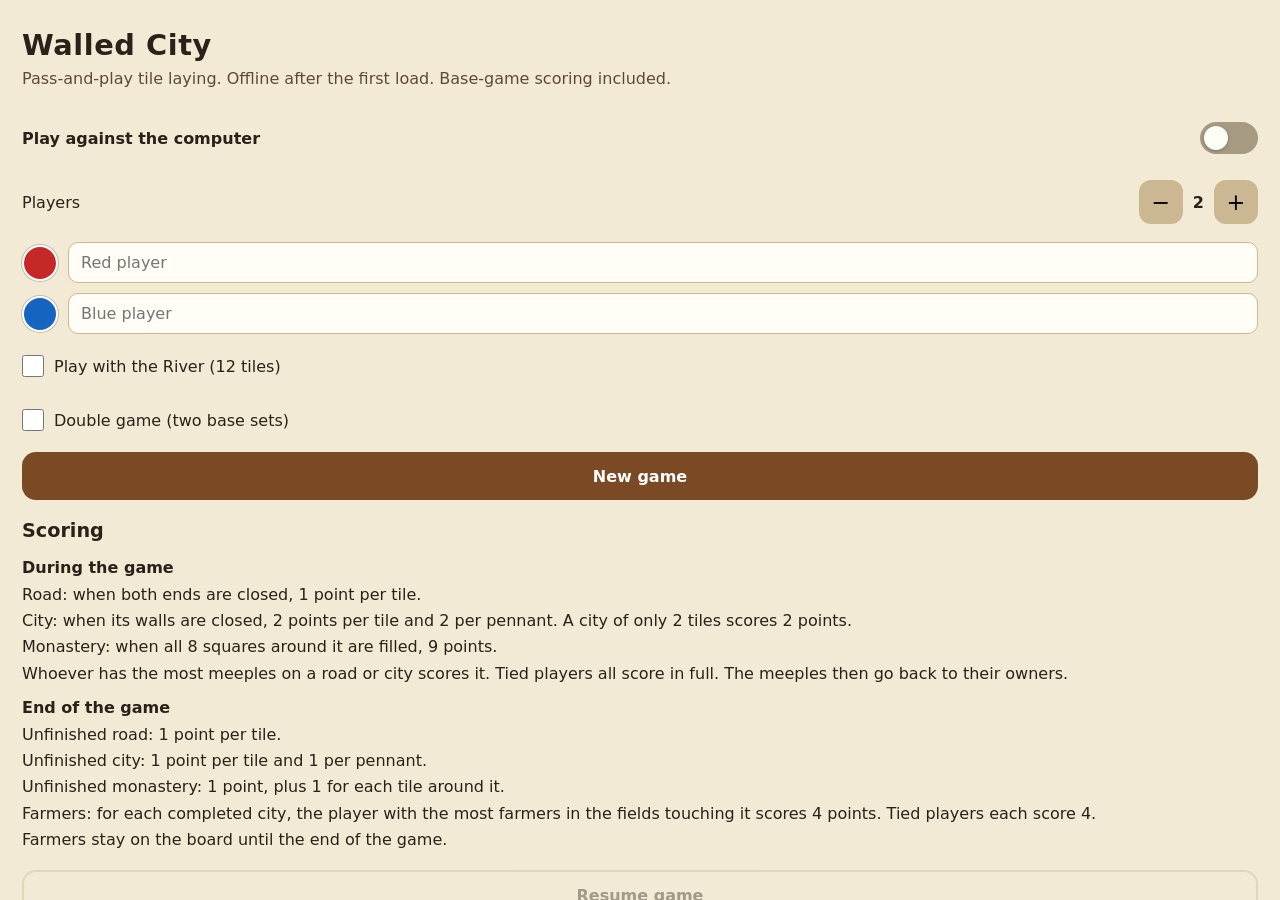
<file: index.html>
<!DOCTYPE html>
<html lang="en">
<head>
  <meta charset="utf-8">
  <meta name="viewport" content="width=device-width, initial-scale=1, maximum-scale=1, user-scalable=no, viewport-fit=cover">
  <meta name="apple-mobile-web-app-capable" content="yes">
  <meta name="mobile-web-app-capable" content="yes">
  <meta name="apple-mobile-web-app-status-bar-style" content="black-translucent">
  <meta name="theme-color" content="#3e3226">
  <title>Walled City</title>
  <link rel="manifest" href="./manifest.json">
  <link rel="icon" href="./icon-192.png">
  <link rel="apple-touch-icon" href="./icon-192.png">
  <link rel="stylesheet" href="./styles.css">
</head>
<body>
  <div id="start-screen" class="screen active">
    <div class="hero">
      <h1>Walled City</h1>
      <p>Pass-and-play tile laying. Offline after the first load. Base-game scoring included.</p>
    </div>
    <div class="stack">
      <label class="setup-toggle" for="computer-mode-toggle">
        <span>Play against the computer</span>
        <span class="switch">
          <input type="checkbox" id="computer-mode-toggle" role="switch">
          <span class="switch-track" aria-hidden="true"></span>
        </span>
      </label>
      <label class="row" id="human-count-row">Players
        <span class="stepper">
          <button type="button" id="p-minus">−</button>
          <strong id="p-count">2</strong>
          <button type="button" id="p-plus">+</button>
        </span>
      </label>
      <div id="player-fields" class="players"></div>
      <section id="computer-opponents" class="opponents" hidden>
        <h2>Computer opponents</h2>
        <div id="computer-opponent-buttons" class="opponent-buttons"></div>
      </section>
      <label class="river-option">
        <input type="checkbox" id="river-option">
        <span>Play with the River (12 tiles)</span>
      </label>
      <label class="river-option">
        <input type="checkbox" id="double-game-option">
        <span>Double game (two base sets)</span>
      </label>
      <button type="button" class="btn" id="btn-new">New game</button>
      <section class="scoring-rules" aria-labelledby="scoring-title">
        <h2 id="scoring-title">Scoring</h2>
        <h3>During the game</h3>
        <p>Road: when both ends are closed, 1 point per tile.</p>
        <p>City: when its walls are closed, 2 points per tile and 2 per pennant. A city of only <span id="small-city-tile-limit"></span> tiles scores <span id="small-city-points"></span> points.</p>
        <p>Monastery: when all 8 squares around it are filled, 9 points.</p>
        <p>Whoever has the most meeples on a road or city scores it. Tied players all score in full. The meeples then go back to their owners.</p>
        <h3>End of the game</h3>
        <p>Unfinished road: 1 point per tile.</p>
        <p>Unfinished city: 1 point per tile and 1 per pennant.</p>
        <p>Unfinished monastery: 1 point, plus 1 for each tile around it.</p>
        <p>Farmers: for each completed city, the player with the most farmers in the fields touching it scores <span id="farmer-points"></span> points. Tied players each score <span id="farmer-tied-points"></span>.</p>
        <p>Farmers stay on the board until the end of the game.</p>
        <p id="river-scoring-rule" hidden>River: the river never scores. Meeples can't stand on the river, but can go on everything else on a river tile.</p>
      </section>
      <button type="button" class="btn ghost" id="btn-resume" disabled>Resume game</button>
      <small id="app-version" class="app-version">v46</small>
    </div>
  </div>

  <div id="handoff-screen" class="screen">
    <button type="button" class="home-button handoff-home" id="btn-home-handoff">⌂ <span>Home</span></button>
    <div class="handoff" id="handoff-tap">
      <div id="handoff-dot" class="dot"></div>
      <h2 id="handoff-title">Your turn</h2>
      <p id="handoff-banner" class="double-banner" hidden></p>
      <p>Tap when you have the phone. The next tile stays hidden until then.</p>
      <section class="score-panel">
        <h3>Scores</h3>
        <div id="handoff-scoreboard" class="scoreboard"></div>
      </section>
      <section class="turn-log">
        <h3>Last turn</h3>
        <div id="handoff-log" aria-live="polite"></div>
      </section>
      <button type="button" class="btn ghost" id="btn-handoff-undo" hidden>Undo last turn</button>
    </div>
  </div>

  <div id="play-screen" class="screen">
    <div class="board-wrap">
      <canvas id="board"></canvas>
      <div class="zoom-btns">
        <button type="button" id="zoom-in">+</button>
        <button type="button" id="zoom-out">−</button>
        <button type="button" id="zoom-fit">⌂</button>
      </div>
    </div>
    <div class="hud">
      <div class="hud-top">
        <div id="turn-label"></div>
        <div class="hud-top-actions">
          <div id="tiles-left"></div>
          <button type="button" class="home-button" id="btn-home">⌂ <span>Home</span></button>
        </div>
      </div>
      <div id="double-banner" class="double-banner" hidden></div>
      <div id="play-scoreboard" class="scoreboard compact"></div>
      <div class="meeple-row" id="meeple-row"></div>
      <div class="hint" id="hint"></div>
      <div class="controls">
        <canvas id="preview" width="144" height="144"></canvas>
        <button type="button" class="btn warn" id="btn-rotate">Rotate</button>
        <button type="button" class="btn ghost" id="btn-undo">Undo</button>
      </div>
      <button type="button" class="btn ok" id="btn-confirm" disabled>Confirm</button>
      <button type="button" class="btn ghost" id="btn-back-results" hidden>Back to results</button>
    </div>
  </div>

  <div id="end-screen" class="screen">
    <div class="banner">
      <h1>No tiles left</h1>
      <p id="end-summary"></p>
    </div>
    <section class="score-panel end-scores">
      <h2>Final scores</h2>
      <p class="score-note">Roads, cities, monasteries, and farms show end-game points. Total includes points scored during play.</p>
      <div id="end-scoreboard" class="scoreboard"></div>
    </section>
    <section class="turn-log end-log">
      <h3>Final scoring</h3>
      <div id="end-log" aria-live="polite"></div>
    </section>
    <div class="stack">
      <button type="button" class="btn ghost" id="btn-end-undo" hidden>Undo last turn</button>
      <button type="button" class="btn" id="btn-view-board">View board</button>
      <button type="button" class="btn ghost" id="btn-home-end">⌂ Home</button>
    </div>
  </div>

  <dialog id="new-game-dialog" class="confirm-dialog" aria-labelledby="new-game-title">
    <h2 id="new-game-title">Start a new game?</h2>
    <p>Your saved game will be lost.</p>
    <div class="dialog-actions">
      <button type="button" class="btn ghost" id="btn-new-cancel">Cancel</button>
      <button type="button" class="btn" id="btn-new-start">Start</button>
    </div>
  </dialog>

  <button type="button" id="update-notice" class="update-notice" hidden>
    New version, tap to reload
  </button>
  <script src="./tiles.js"></script>
  <script src="./game.js"></script>
  <script src="./bot.js"></script>
  <script src="./render.js"></script>
  <script src="./app.js"></script>
</body>
</html>
</file>
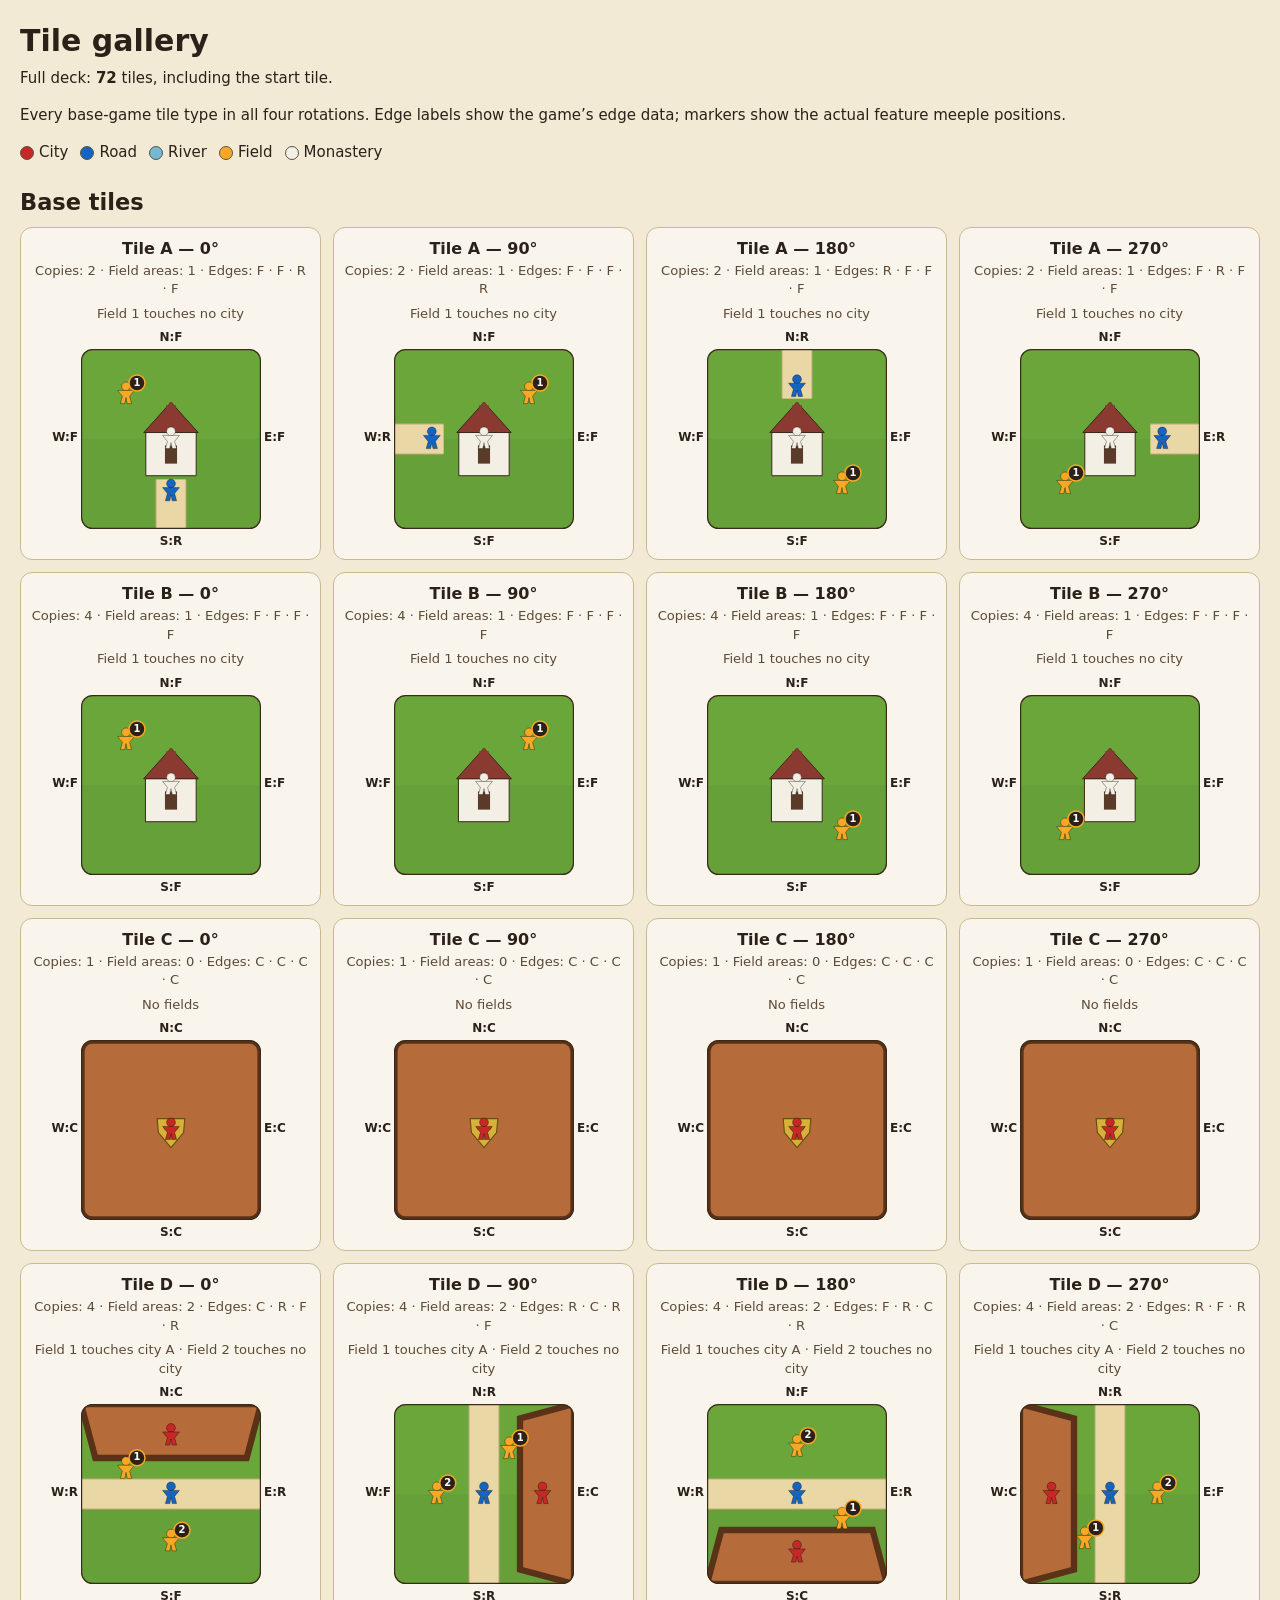
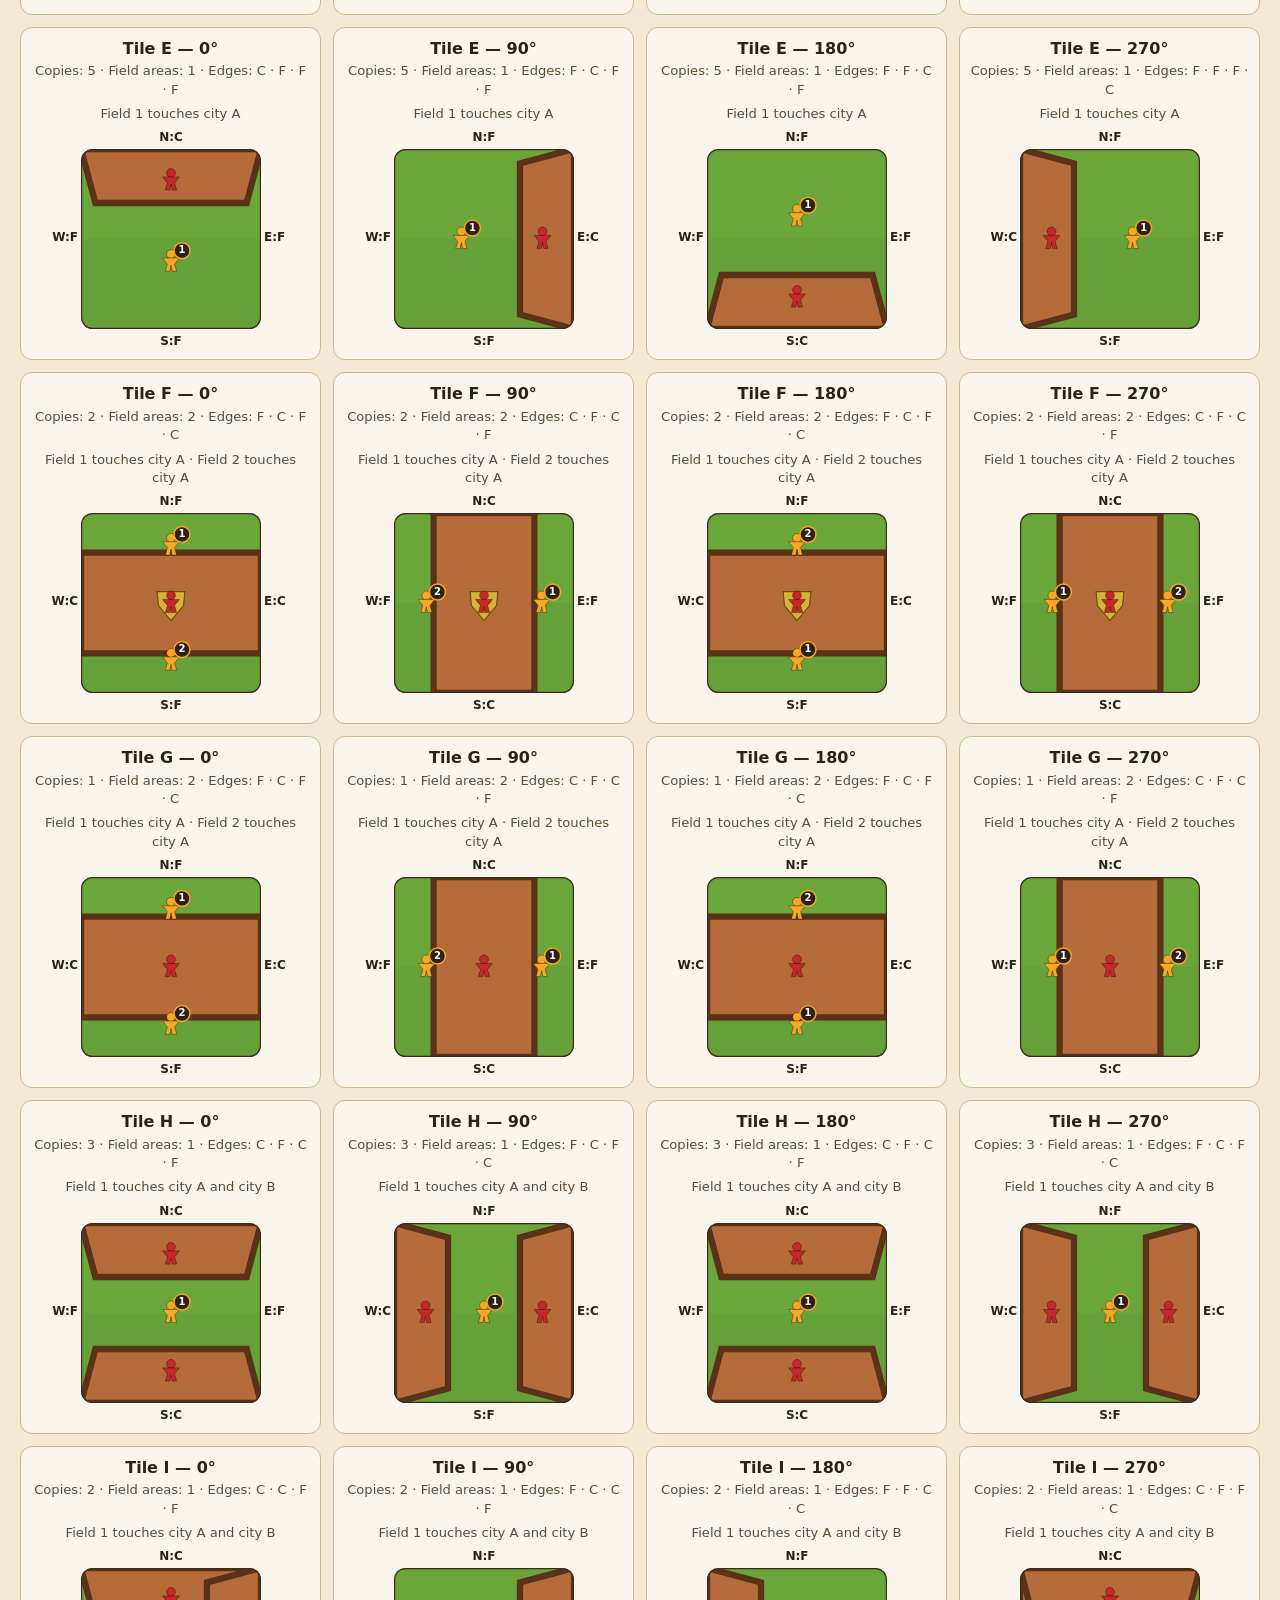
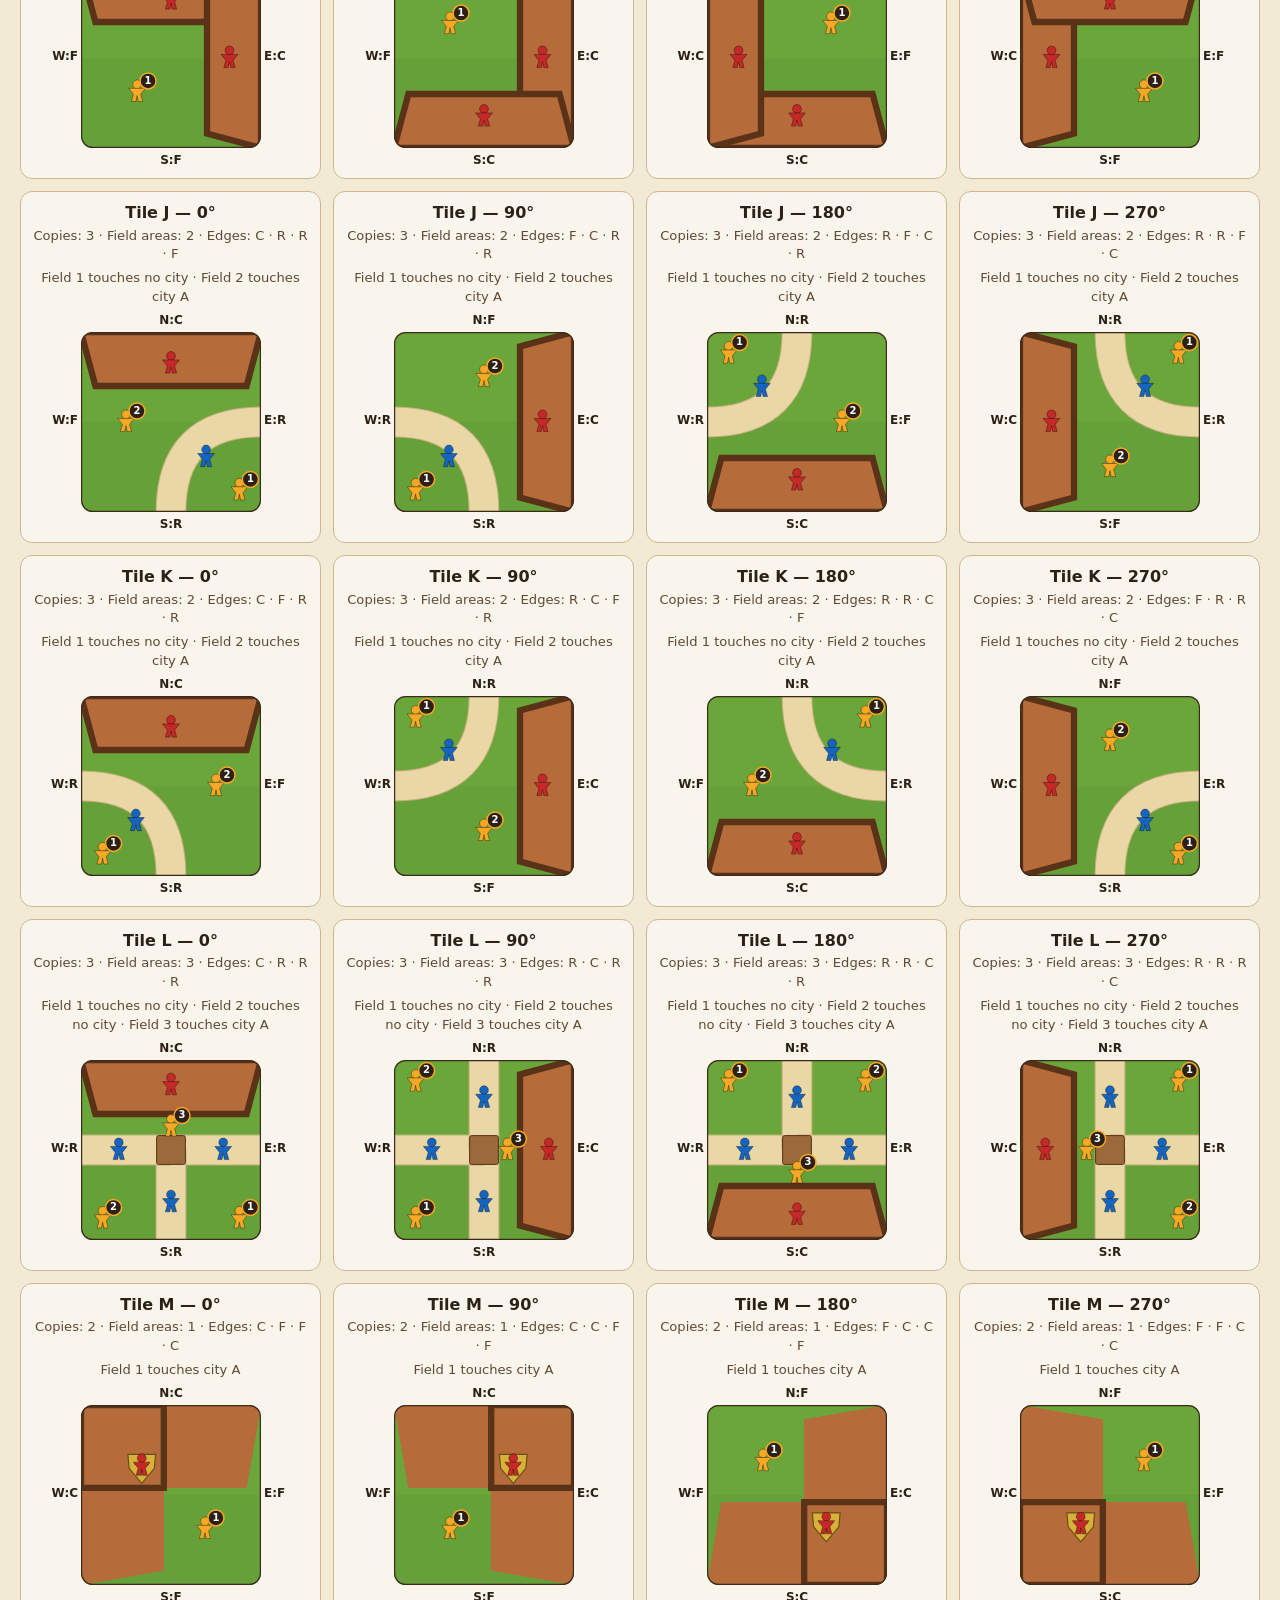
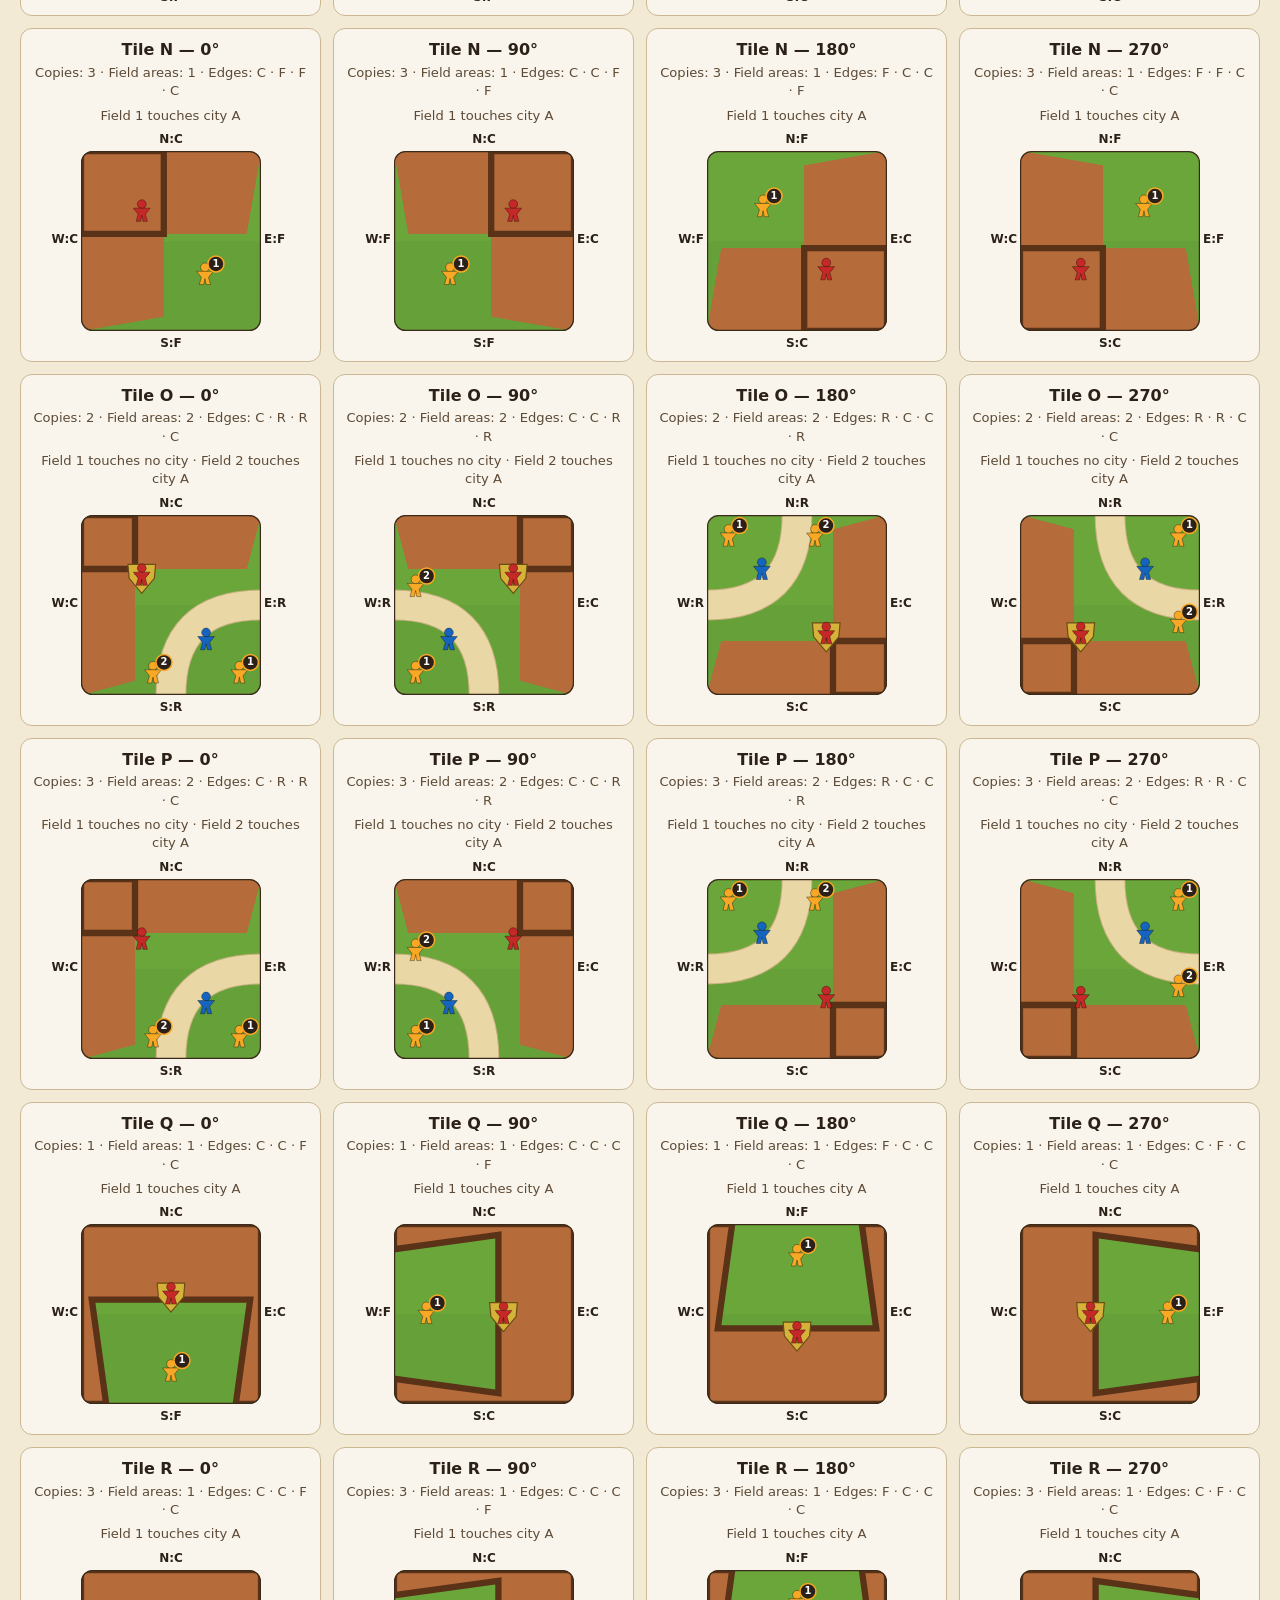
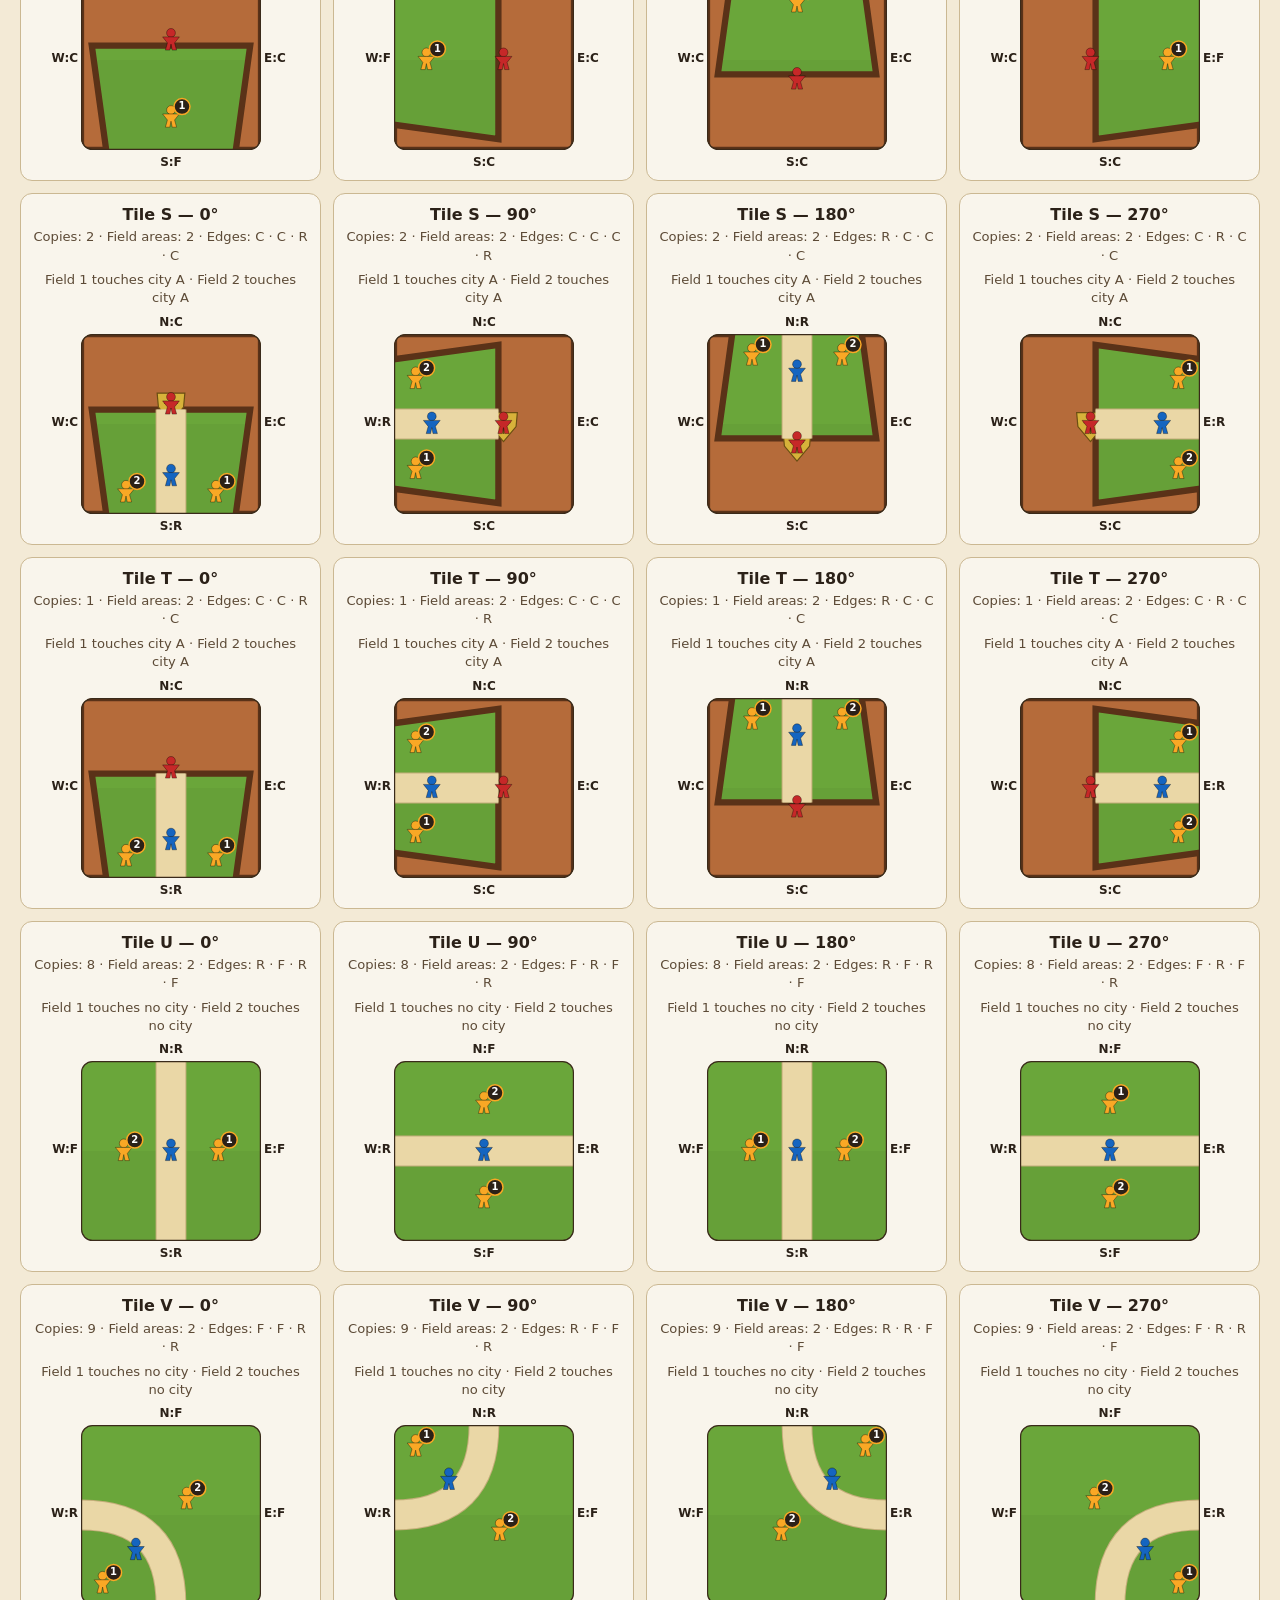
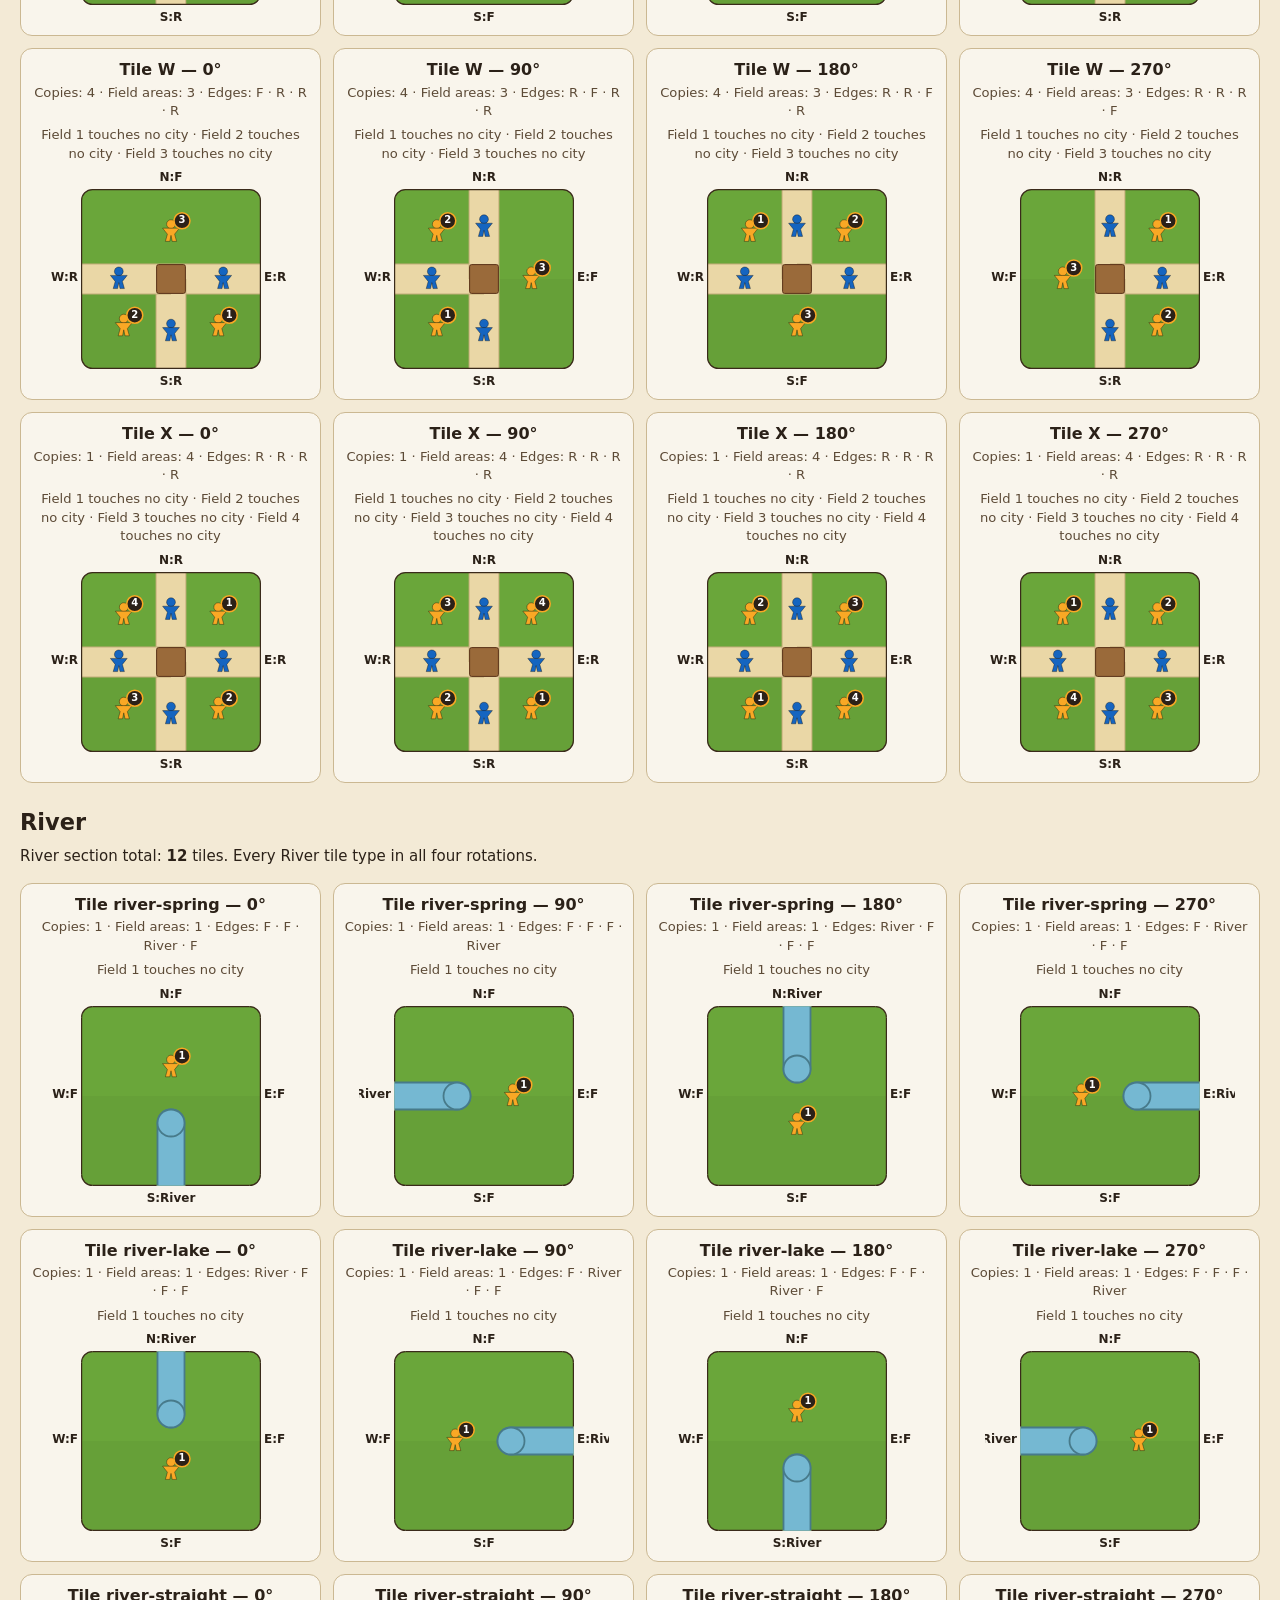
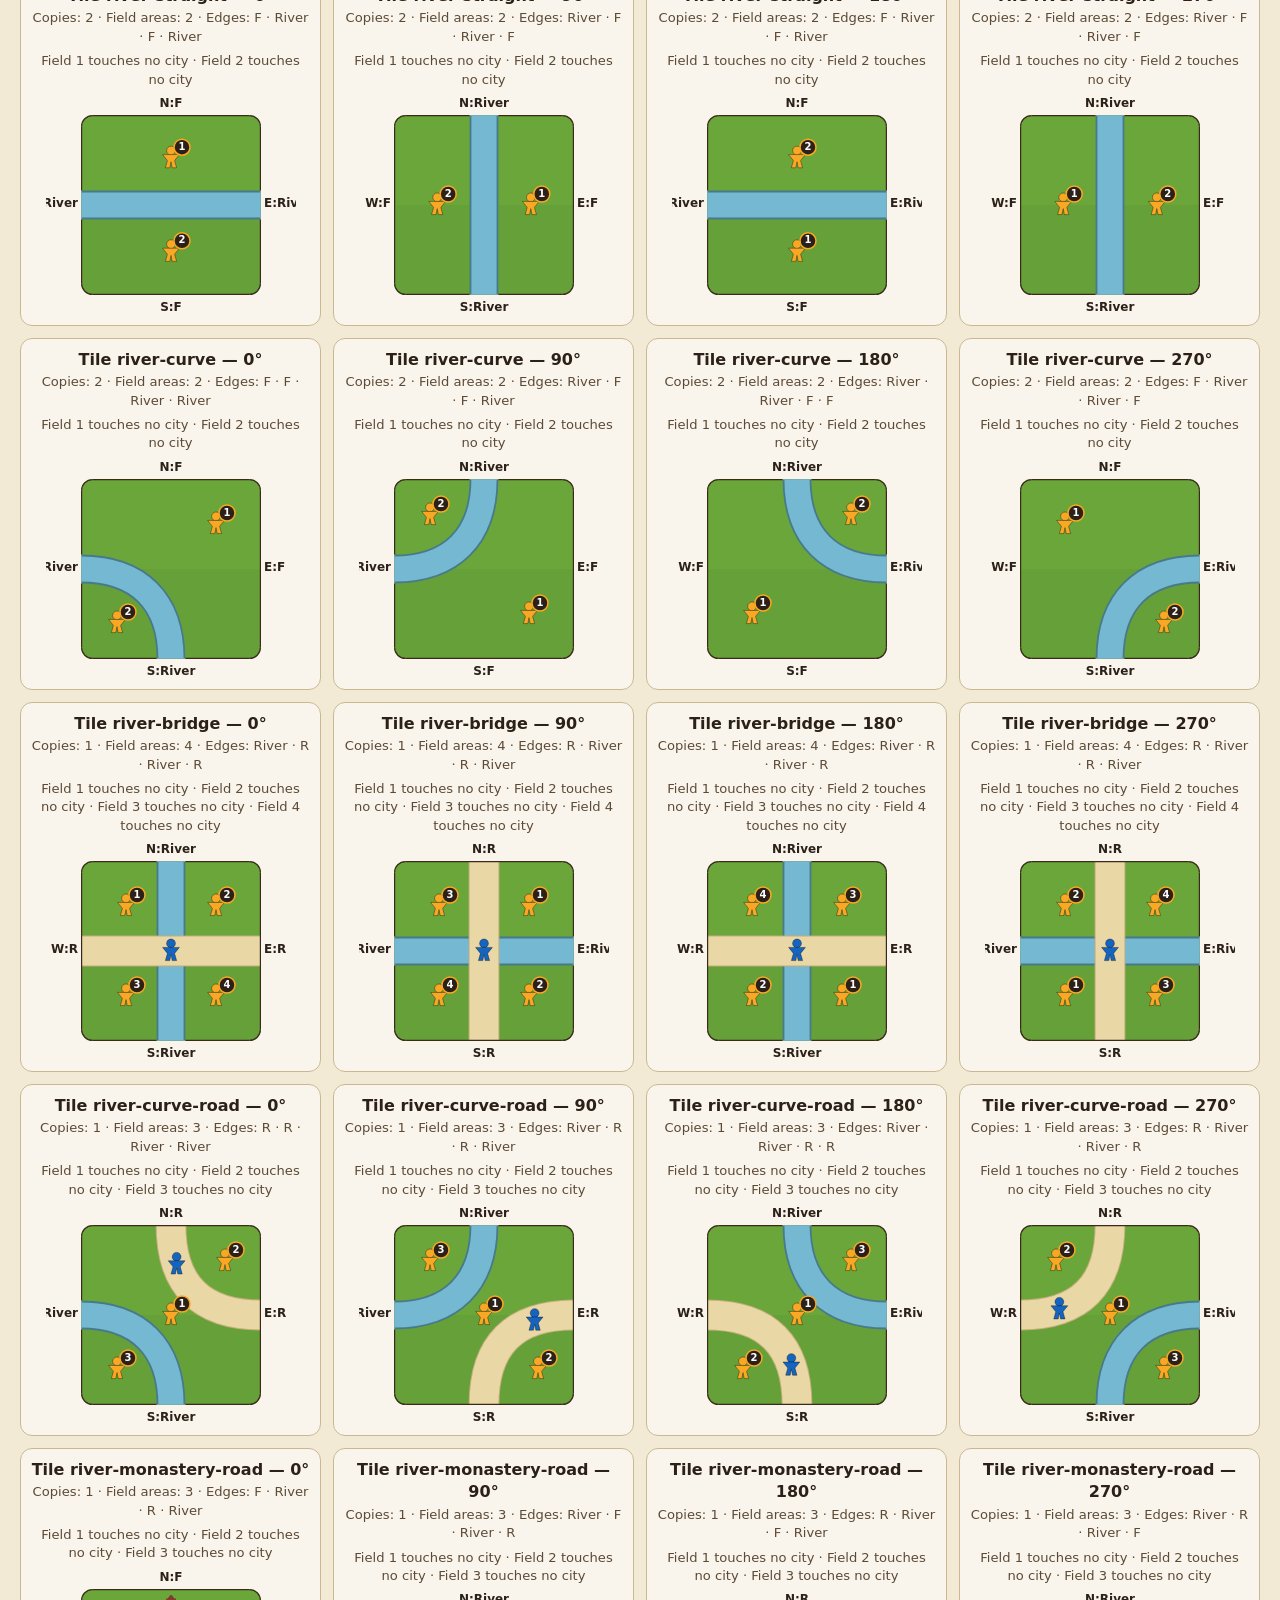
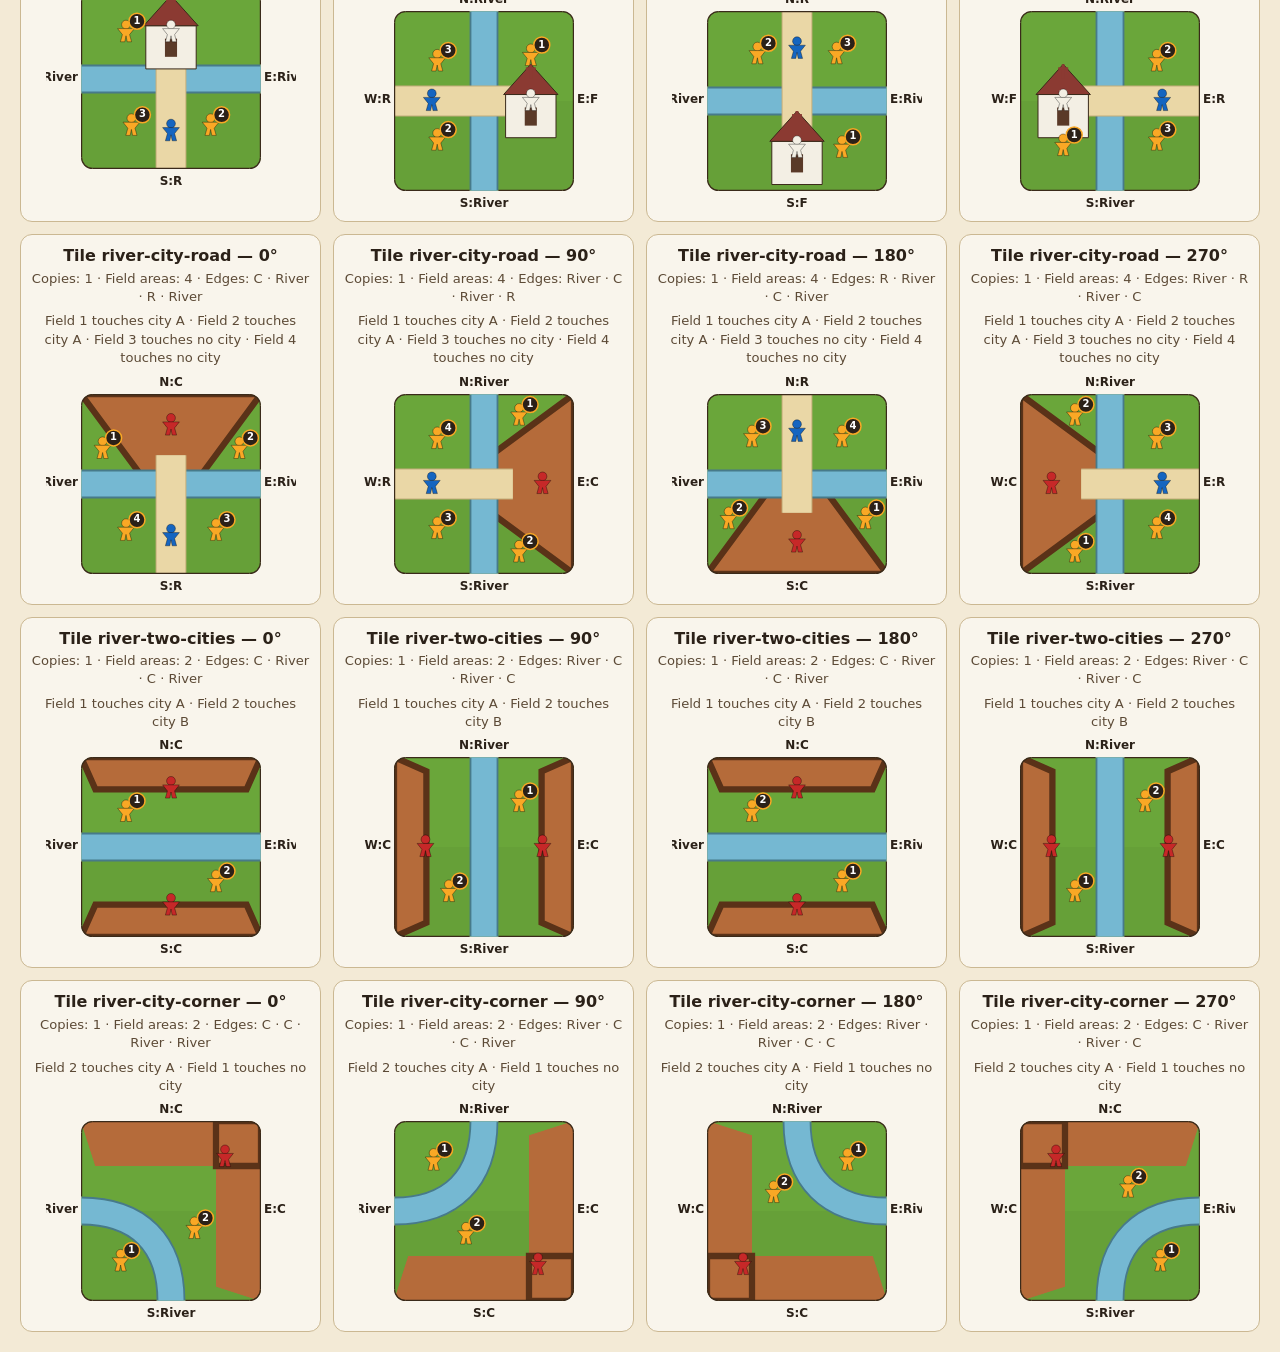
<file: tiles-gallery.html>
<!DOCTYPE html>
<html lang="en">
<head>
  <meta charset="utf-8">
  <meta name="viewport" content="width=device-width, initial-scale=1">
  <title>Walled City tile gallery</title>
  <style>
    :root { color-scheme: light; --ink: #2b2118; --paper: #f3ead6; --line: #cbb892; }
    * { box-sizing: border-box; }
    body { margin: 0; padding: 20px; background: var(--paper); color: var(--ink); font: 15px/1.4 system-ui, sans-serif; }
    h1 { margin: 0 0 6px; }
    .intro { margin: 0 0 16px; }
    .legend { display: flex; flex-wrap: wrap; gap: 12px; margin-bottom: 18px; }
    .legend span { display: flex; align-items: center; gap: 5px; }
    .legend i { width: 14px; height: 14px; display: inline-block; border: 1px solid #554; border-radius: 50%; }
    .gallery-grid { display: grid; grid-template-columns: repeat(auto-fill, minmax(240px, 1fr)); gap: 12px; }
    h2 { margin: 24px 0 8px; }
    .tile-card { background: rgba(255,255,255,.55); border: 1px solid var(--line); border-radius: 12px; padding: 10px; text-align: center; }
    .tile-card h2 { margin: 0; font-size: 1rem; }
    .tile-card p { margin: 2px 0 6px; color: #5c4a36; font-size: .82rem; }
    .tile-card canvas { display: block; width: 250px; height: 220px; max-width: 100%; margin: auto; }
  </style>
</head>
<body>
  <h1>Tile gallery</h1>
  <p class="intro">Full deck: <strong id="deck-total"></strong> tiles, including the start tile.</p>
  <p class="intro">Every base-game tile type in all four rotations. Edge labels show the game’s edge data; markers show the actual feature meeple positions.</p>
  <div class="legend" aria-label="Meeple spot legend">
    <span><i style="background:#c62828"></i>City</span>
    <span><i style="background:#1565c0"></i>Road</span>
    <span><i style="background:#75b8d2"></i>River</span>
    <span><i style="background:#f9a825"></i>Field</span>
    <span><i style="background:#f3efe4"></i>Monastery</span>
  </div>
  <h2>Base tiles</h2>
  <main id="gallery" class="gallery-grid"></main>
  <section aria-labelledby="river-heading">
    <h2 id="river-heading">River</h2>
    <p class="intro">River section total: <strong id="river-total"></strong> tiles. Every River tile type in all four rotations.</p>
    <div id="river-gallery" class="gallery-grid"></div>
  </section>
  <script src="tiles.js"></script>
  <script src="render.js"></script>
  <script>
    const gallery = document.getElementById("gallery");
    const riverGallery = document.getElementById("river-gallery");
    const tileTotal = Object.keys(TILE_TYPES).reduce(function (total, id) {
      return total + TILE_TYPES[id].count;
    }, 0);
    document.getElementById("deck-total").textContent = tileTotal;
    const riverTotal = Object.keys(RIVER_TILE_TYPES).reduce(function (total, id) {
      return total + RIVER_TILE_TYPES[id].count;
    }, 0);
    document.getElementById("river-total").textContent = riverTotal;
    const directions = [
      { edge: N, label: "N", x: 125, y: 12, align: "center" },
      { edge: E, label: "E", x: 218, y: 112, align: "left" },
      { edge: S, label: "S", x: 125, y: 216, align: "center" },
      { edge: W, label: "W", x: 32, y: 112, align: "right" }
    ];
    const spotColors = {
      city: "#c62828",
      road: "#1565c0",
      river: "#75b8d2",
      field: "#f9a825",
      monastery: "#f3efe4"
    };
    function edgeName(edge) {
      if (edge === CITY) return "C";
      if (edge === ROAD) return "R";
      if (edge === RIVER) return "River";
      return "F";
    }

    function featuresForTile(spec) {
      const features = [];
      spec.cities.forEach(function (feature) {
        features.push({ kind: "city", feature: feature });
      });
      spec.roads.forEach(function (feature) {
        features.push({ kind: "road", feature: feature });
      });
      spec.fields.forEach(function (feature) {
        features.push({ kind: "field", feature: feature });
      });
      if (spec.monastery) {
        features.push({ kind: "monastery", feature: { anchor: spec.monasteryAnchor } });
      }
      return features;
    }

    function fieldNumber(typeId, index) {
      if (typeId === "river-city-corner") return index === 0 ? 2 : 1;
      return index + 1;
    }

    function renderTiles(types, container) {
      Object.keys(types).forEach(function (id) {
        for (let rot = 0; rot < 4; rot++) {
          const spec = rotatedType(id, rot);
          const card = document.createElement("section");
          card.className = "tile-card";
          const title = document.createElement("h2");
          title.textContent = "Tile " + id + " — " + (rot * 90) + "°";
          const subtitle = document.createElement("p");
          subtitle.textContent = "Copies: " + types[id].count
            + " · Field areas: " + spec.fields.length
            + " · Edges: " + spec.edges.map(edgeName).join(" · ");
          const fieldLinks = document.createElement("p");
          fieldLinks.textContent = spec.fields.map(function (field, index) {
            const cityNames = field.cityAreas.map(function (cityIndex) {
              return "city " + String.fromCharCode(65 + cityIndex);
            });
            return "Field " + fieldNumber(id, index) + " touches "
              + (cityNames.length ? cityNames.join(" and ") : "no city");
          }).join(" · ") || "No fields";
          const canvas = document.createElement("canvas");
          canvas.width = 250;
          canvas.height = 220;
          const ctx = canvas.getContext("2d");
          ctx.save();
          ctx.translate(35, 20);
          paintTile(ctx, id, rot, 180, false);
          featuresForTile(spec).forEach(function (entry) {
            const anchor = featureAnchor(entry.kind, entry.feature);
            drawMeeple(
              ctx,
              anchor.x * 180,
              anchor.y * 180,
              20,
              spotColors[entry.kind]
            );
          });
          spec.fields.forEach(function (feature, index) {
            const anchor = featureAnchor("field", feature);
            const x = anchor.x * 180 + 11;
            const y = anchor.y * 180 - 11;
            ctx.beginPath();
            ctx.arc(x, y, 8, 0, Math.PI * 2);
            ctx.fillStyle = "#2b2118";
            ctx.fill();
            ctx.lineWidth = 1.5;
            ctx.strokeStyle = spotColors.field;
            ctx.stroke();
            ctx.fillStyle = "#fff";
            ctx.font = "bold 10px system-ui, sans-serif";
            ctx.textAlign = "center";
            ctx.textBaseline = "middle";
            ctx.fillText(String(fieldNumber(id, index)), x, y);
          });
          ctx.restore();

          directions.forEach(function (direction) {
            ctx.fillStyle = "#2b2118";
            ctx.font = "bold 12px system-ui, sans-serif";
            ctx.textAlign = direction.align;
            const edge = spec.edges[direction.edge];
            ctx.fillText(direction.label + ":" + edgeName(edge), direction.x, direction.y);
          });
          card.appendChild(title);
          card.appendChild(subtitle);
          card.appendChild(fieldLinks);
          card.appendChild(canvas);
          container.appendChild(card);
        }
      });
    }

    renderTiles(TILE_TYPES, gallery);
    renderTiles(RIVER_TILE_TYPES, riverGallery);
  </script>
</body>
</html>
</file>
<file: styles.css>
/*
 * styles.css — Phone portrait layout, big tap targets, no external fonts.
 */

:root {
  --ink: #2b2118;
  --paper: #f3ead6;
  --panel: #efe4c9;
  --line: #cbb892;
  --accent: #7a4a24;
  --ok: #2e7d32;
  --danger: #b71c1c;
}

* { box-sizing: border-box; -webkit-tap-highlight-color: transparent; }

html, body {
  margin: 0;
  padding: 0;
  height: 100%;
  background: #3e3226;
  color: var(--ink);
  font-family: system-ui, -apple-system, Segoe UI, sans-serif;
  user-select: none;
  overflow: hidden;
}

button, input { font: inherit; }

.screen {
  display: none;
  flex-direction: column;
  height: 100%;
  height: 100dvh;
  background: var(--paper);
}

.screen.active { display: flex; }

#start-screen { overflow-y: auto; }

.hero {
  padding: 28px 22px 12px;
}

.hero h1 {
  margin: 0 0 6px;
  font-size: 1.8rem;
  letter-spacing: 0.02em;
}

.hero p {
  margin: 0;
  color: #5c4a36;
  line-height: 1.4;
}

.double-banner {
  padding: 6px 10px;
  border: 1px solid var(--accent);
  border-radius: 10px;
  background: #fff7e6;
  color: var(--accent);
  font-weight: 700;
  text-align: center;
}

.double-banner[hidden] { display: none; }

.stack {
  padding: 12px 22px 24px;
  display: flex;
  flex-direction: column;
  gap: 10px;
}

.scoring-rules {
  padding: 4px 0;
  line-height: 1.4;
}

.scoring-rules h2 {
  margin: 4px 0 8px;
  font-size: 1.2rem;
}

.scoring-rules h3 {
  margin: 12px 0 4px;
  font-size: 1rem;
}

.scoring-rules p {
  margin: 4px 0;
}

.btn {
  appearance: none;
  border: 0;
  border-radius: 14px;
  padding: 14px 16px;
  min-height: 48px;
  background: var(--accent);
  color: #fff;
  font-weight: 650;
}

.btn:disabled { opacity: 0.4; }

.btn.ghost {
  background: transparent;
  color: var(--ink);
  border: 2px solid var(--line);
}

.btn.ok { background: var(--ok); }
.btn.warn { background: #6d5a3c; }

label.row {
  display: flex;
  align-items: center;
  justify-content: space-between;
  gap: 12px;
  padding: 8px 0;
}

label.row[hidden] { display: none; }

input[type="text"] {
  width: 100%;
  padding: 10px 12px;
  border-radius: 10px;
  border: 1px solid var(--line);
  background: #fffdf6;
}

.stepper {
  display: flex;
  align-items: center;
  gap: 10px;
}

.stepper button {
  width: 44px;
  height: 44px;
  border-radius: 12px;
  border: 0;
  background: var(--line);
  font-size: 1.4rem;
}

.players { display: flex; flex-direction: column; gap: 10px; }

.setup-toggle {
  display: flex;
  min-height: 48px;
  align-items: center;
  justify-content: space-between;
  gap: 12px;
  padding: 2px 0;
  font-weight: 650;
}

.switch {
  position: relative;
  display: inline-flex;
  width: 58px;
  height: 44px;
  flex: 0 0 auto;
  align-items: center;
}

.switch input {
  position: absolute;
  z-index: 1;
  inset: 0;
  width: 100%;
  height: 100%;
  margin: 0;
  opacity: 0;
  cursor: pointer;
}

.switch-track {
  width: 58px;
  height: 32px;
  border-radius: 999px;
  background: #a79a83;
  transition: background 120ms ease;
}

.switch-track::after {
  position: absolute;
  top: 10px;
  left: 4px;
  width: 24px;
  height: 24px;
  border-radius: 50%;
  background: #fffdf6;
  box-shadow: 0 1px 3px rgba(0,0,0,0.28);
  content: "";
  transition: transform 120ms ease;
}

.switch input:checked + .switch-track { background: var(--ok); }
.switch input:checked + .switch-track::after { transform: translateX(26px); }
.switch input:focus-visible + .switch-track { outline: 3px solid var(--accent); outline-offset: 2px; }

.opponents h2 {
  margin: 0 0 8px;
  font-size: 1rem;
}

.opponent-buttons {
  display: grid;
  grid-template-columns: repeat(4, minmax(0, 1fr));
  gap: 8px;
}

.opponent-count {
  min-width: 44px;
  min-height: 44px;
  border: 1px solid var(--line);
  border-radius: 10px;
  background: #fffdf6;
  color: var(--ink);
  font-weight: 650;
}

.opponent-count.selected {
  border-color: var(--accent);
  background: var(--accent);
  color: #fff;
}

.river-option {
  display: flex;
  align-items: center;
  gap: 10px;
  min-height: 44px;
}

.river-option input {
  width: 22px;
  height: 22px;
  margin: 0;
  accent-color: var(--accent);
}

.player-row {
  display: grid;
  grid-template-columns: 36px minmax(0, 1fr);
  gap: 10px;
  align-items: center;
}

.swatch {
  width: 36px;
  height: 36px;
  border-radius: 50%;
  border: 2px solid #fff;
  box-shadow: 0 0 0 1px rgba(0,0,0,0.2);
}

.handoff {
  flex: 1;
  display: flex;
  flex-direction: column;
  align-items: center;
  justify-content: center;
  padding: 32px 24px;
  text-align: center;
  gap: 16px;
  overflow-y: auto;
}

.handoff h2 { font-size: 2rem; margin: 0; }
.dot {
  width: 28px;
  height: 28px;
  border-radius: 50%;
  display: inline-block;
  vertical-align: middle;
  margin-right: 8px;
}

#play-screen { background: #c8b48a; }
#end-screen { overflow-y: auto; }

.hud {
  flex: 0 0 auto;
  background: var(--panel);
  padding: 8px 10px calc(10px + env(safe-area-inset-bottom));
  display: flex;
  flex-direction: column;
  gap: 8px;
  box-shadow: 0 -8px 18px rgba(0,0,0,0.12);
}

.hud-top {
  display: flex;
  align-items: center;
  justify-content: space-between;
  gap: 8px;
  font-size: 0.92rem;
}

#turn-label {
  min-width: 0;
  overflow: hidden;
  text-overflow: ellipsis;
  white-space: nowrap;
}

.hud-top-actions {
  display: flex;
  flex: 0 0 auto;
  align-items: center;
  gap: 8px;
}

.home-button {
  min-width: 76px;
  min-height: 44px;
  padding: 6px 9px;
  border: 1px solid var(--line);
  border-radius: 10px;
  background: rgba(255,255,255,0.55);
  color: var(--ink);
  font-weight: 650;
  white-space: nowrap;
}

.handoff-home {
  position: absolute;
  z-index: 1;
  top: max(10px, env(safe-area-inset-top));
  right: 12px;
}

.confirm-dialog {
  width: min(calc(100% - 32px), 360px);
  padding: 22px;
  border: 1px solid var(--line);
  border-radius: 16px;
  background: var(--paper);
  color: var(--ink);
  box-shadow: 0 12px 40px rgba(0,0,0,0.3);
}

.confirm-dialog::backdrop { background: rgba(0,0,0,0.45); }
.confirm-dialog h2 { margin: 0 0 8px; font-size: 1.25rem; }
.confirm-dialog p { margin: 0 0 18px; }
.dialog-actions { display: flex; justify-content: flex-end; gap: 10px; }
.dialog-actions .btn { min-height: 44px; padding: 8px 14px; }

.app-version {
  align-self: center;
  color: #867d70;
  font-size: 0.72rem;
}

.meeple-row {
  display: flex;
  gap: 8px;
  flex-wrap: wrap;
}

.meeple-chip {
  display: flex;
  align-items: center;
  gap: 5px;
  padding: 2px 8px 2px 4px;
  border-radius: 999px;
  background: rgba(255,255,255,0.45);
  font-size: 0.8rem;
}

.meeple-chip.turn { outline: 2px solid var(--ink); }

.score-panel, .turn-log {
  width: min(100%, 440px);
  text-align: left;
  background: rgba(255,255,255,0.42);
  border: 1px solid var(--line);
  border-radius: 12px;
  padding: 10px 12px;
}

.score-panel h2, .score-panel h3, .turn-log h3 {
  margin: 0 0 8px;
  font-size: 0.95rem;
}

.scoreboard {
  display: grid;
  grid-template-columns: repeat(auto-fit, minmax(130px, 1fr));
  gap: 6px;
}

.scoreboard.compact {
  grid-template-columns: repeat(auto-fit, minmax(100px, 1fr));
}

.score-row {
  min-width: 0;
  display: flex;
  align-items: center;
  gap: 6px;
  padding: 5px 8px;
  border-radius: 8px;
  background: rgba(255,255,255,0.55);
  font-size: 0.85rem;
}

.score-row:not(.final-score-row) {
  border: 2px solid transparent;
}

.score-row:not(.final-score-row)::before {
  flex: 0 0 0.75em;
  visibility: hidden;
  content: "▶";
  font-size: 0.62rem;
  line-height: 1;
}

.score-row.current-player {
  border-color: var(--player-color);
  background: rgba(255,255,255,0.92);
  box-shadow: inset 0 0 0 2px var(--ink);
}

.score-row.current-player::before { visibility: visible; }
.score-row.current-player .score-name { font-weight: 750; }

.score-row.current-player-pulsing {
  animation: current-player-pulse 1.8s ease-in-out infinite;
}

@keyframes current-player-pulse {
  0%, 100% { box-shadow: inset 0 0 0 2px var(--ink); }
  50% { box-shadow: inset 0 0 0 3px var(--player-color), inset 0 0 0 5px var(--ink); }
}

@media (prefers-reduced-motion: reduce) {
  .score-row.current-player-pulsing { animation: none; }
}

.score-row.winner { outline: 2px solid var(--accent); }
.score-dot { width: 14px; height: 14px; flex: 0 0 auto; border-radius: 50%; }
.score-name { flex: 1; overflow: hidden; text-overflow: ellipsis; white-space: nowrap; }
.score-row strong { font-size: 1rem; }

.score-note { margin: 0 0 8px; font-size: 0.8rem; }
.final-scoreboard { display: grid; grid-template-columns: 1fr; }
.final-score-header, .final-score-row {
  display: grid;
  grid-template-columns: minmax(0, 1.35fr) repeat(5, minmax(0, 1fr));
  align-items: center;
  gap: 8px;
}
.final-score-header { padding: 0 8px 4px; font-size: 0.68rem; font-weight: 700; }
.final-score-row { margin-bottom: 4px; }
.final-player { min-width: 0; display: flex; align-items: center; gap: 6px; }
.final-score-row .score-name { min-width: 0; }
.final-score-header span:not(:first-child), .final-score-row strong { text-align: center; }

.turn-log { max-height: 34vh; overflow-y: auto; }
.turn-log p { margin: 4px 0; font-size: 0.84rem; line-height: 1.35; }

.end-scores, .end-log {
  align-self: center;
  margin: 8px 18px;
}
.end-scores { width: calc(100% - 24px); margin: 8px 12px; }

#play-screen.read-only .meeple-row,
#play-screen.read-only .hint,
#play-screen.read-only .controls,
#play-screen.read-only #btn-nomeeple { display: none; }
#play-screen.read-only .hud { padding-top: 12px; }

.board-wrap {
  flex: 1;
  position: relative;
  overflow: hidden;
  touch-action: none;
}

#board {
  width: 100%;
  height: 100%;
  display: block;
}

.zoom-btns {
  position: absolute;
  right: 10px;
  top: 10px;
  display: flex;
  flex-direction: column;
  gap: 6px;
}

.zoom-btns button {
  width: 42px;
  height: 42px;
  border-radius: 10px;
  border: 0;
  background: rgba(43,33,24,0.75);
  color: #fff;
  font-size: 1.2rem;
}

.controls {
  display: grid;
  grid-template-columns: 60px repeat(2, minmax(0, 1fr));
  gap: 6px;
  align-items: center;
}

#preview {
  width: 60px;
  height: 60px;
  border-radius: 10px;
  background: #6aa63a;
  display: block;
}

.controls .btn {
  min-width: 44px;
  min-height: 48px;
  padding: 8px 4px;
  font-size: 0.88rem;
}

.hint {
  text-align: center;
  font-size: 0.85rem;
  color: #5c4a36;
  min-height: 1.2em;
}

.banner {
  padding: 16px 18px 8px;
}

.update-notice {
  position: fixed;
  z-index: 10;
  left: 50%;
  bottom: calc(12px + env(safe-area-inset-bottom));
  transform: translateX(-50%);
  max-width: calc(100% - 24px);
  padding: 10px 14px;
  border: 0;
  border-radius: 999px;
  background: var(--ink);
  color: #fff;
  box-shadow: 0 2px 8px rgba(0,0,0,0.28);
  font-weight: 650;
  white-space: nowrap;
}
</file>
